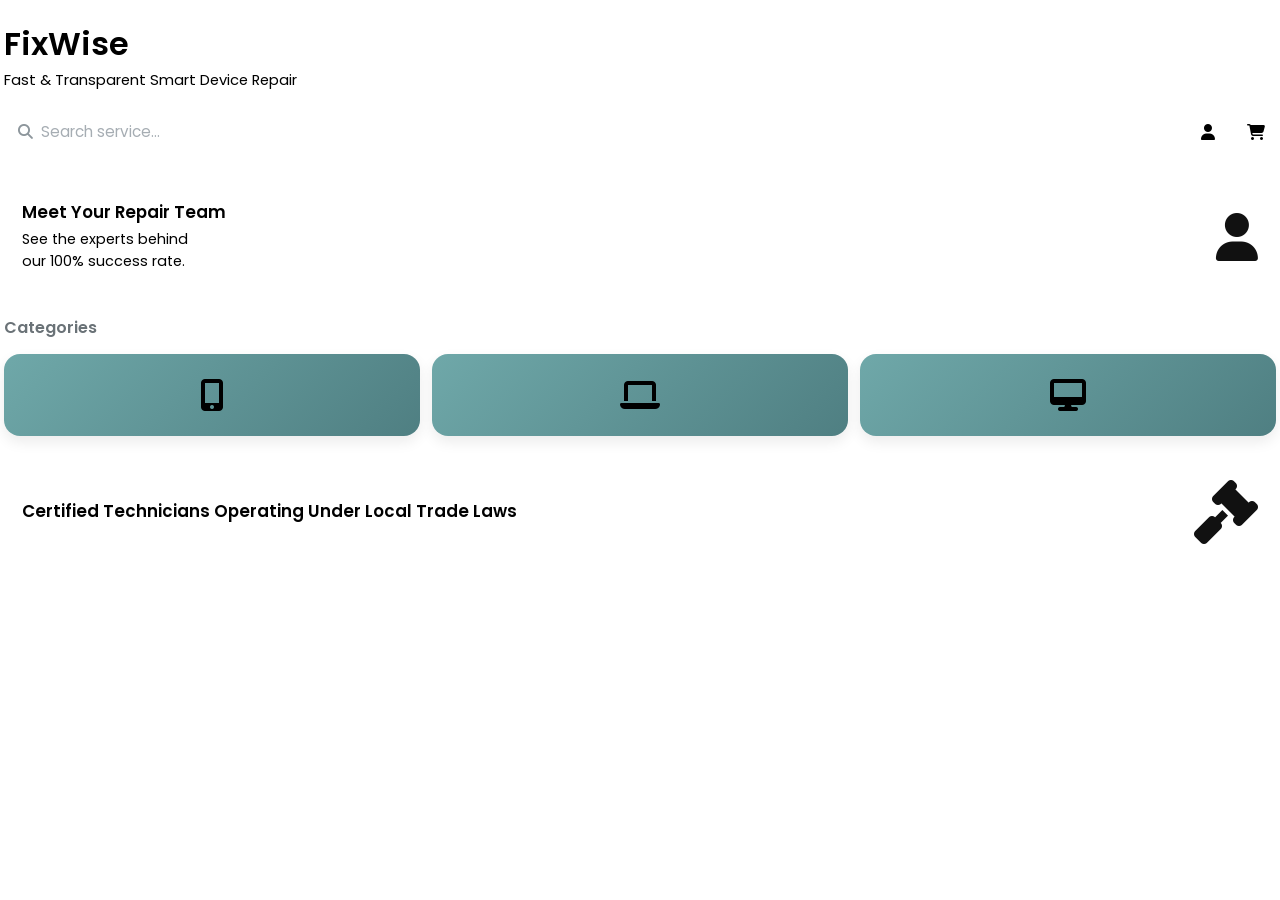
<file: index.html>
<!DOCTYPE html>
<html lang="en">
<head>
  <meta charset="UTF-8"/>
  <meta name="viewport" content="width=device-width, initial-scale=1.0"/>
  <title>FixWise</title>
  <link rel="preconnect" href="https://fonts.googleapis.com">
  <link rel="preconnect" href="https://fonts.gstatic.com" crossorigin>
  <link href="https://fonts.googleapis.com/css2?family=Poppins:wght@300;400;500;600;700&display=swap" rel="stylesheet">

  <link rel="stylesheet" href="https://cdnjs.cloudflare.com/ajax/libs/font-awesome/6.5.2/css/all.min.css">
  <link rel="stylesheet" href="style.css" />
</head>
<body>
  <div class="phone-frame">
    <div class="notch"></div>

    <div class="app-screen">
      <header class="header">
        <h1>FixWise</h1>
        <p>Fast &amp; Transparent Smart Device Repair</p>
      </header>

      <section class="search-row">
        <div class="search-box">
          <i class="fa-solid fa-magnifying-glass"></i>
          <input type="text" placeholder="Search service..." />
        </div>

        <div class="header-icons">
          <a href="signup.html"><i class="fa-solid fa-user"></i></a>
          <a href="CartPage.html"><i class="fa-solid fa-cart-shopping"></i></a>
        </div>
      </section>

      <a href="TechTeam.html" class="team-card">
        <div class="team-text">
          <h2>Meet Your Repair Team</h2>
          <p>See the experts behind our 100% success rate.</p>
        </div>
        <div class="team-icon">
            <i class="fa-solid fa-user"></i>
        </div>
      </a>

      <section class="section-head">
        <h3>Categories</h3>
      </section>

</section>

<section class="categories">
  <a href="PhoneRepair.html" class="category-card">
    <i class="fa-solid fa-mobile-screen-button"></i>
  </a>
  <a href="LaptopRepair.html" class="category-card">
    <i class="fa-solid fa-laptop"></i>
  </a>
  <a href="TVRepair.html" class="category-card">
    <i class="fa-solid fa-desktop"></i>
  </a>
</section>

      <section class="info-card">
        <div class="info-text">
          <h3>Certified Technicians Operating Under Local Trade Laws</h3>
        </div>
        <div class="info-icon">
          <i class="fa-solid fa-gavel"></i>
        </div>
      </section>
    </div>
  </div>

</body>
</html>
</file>
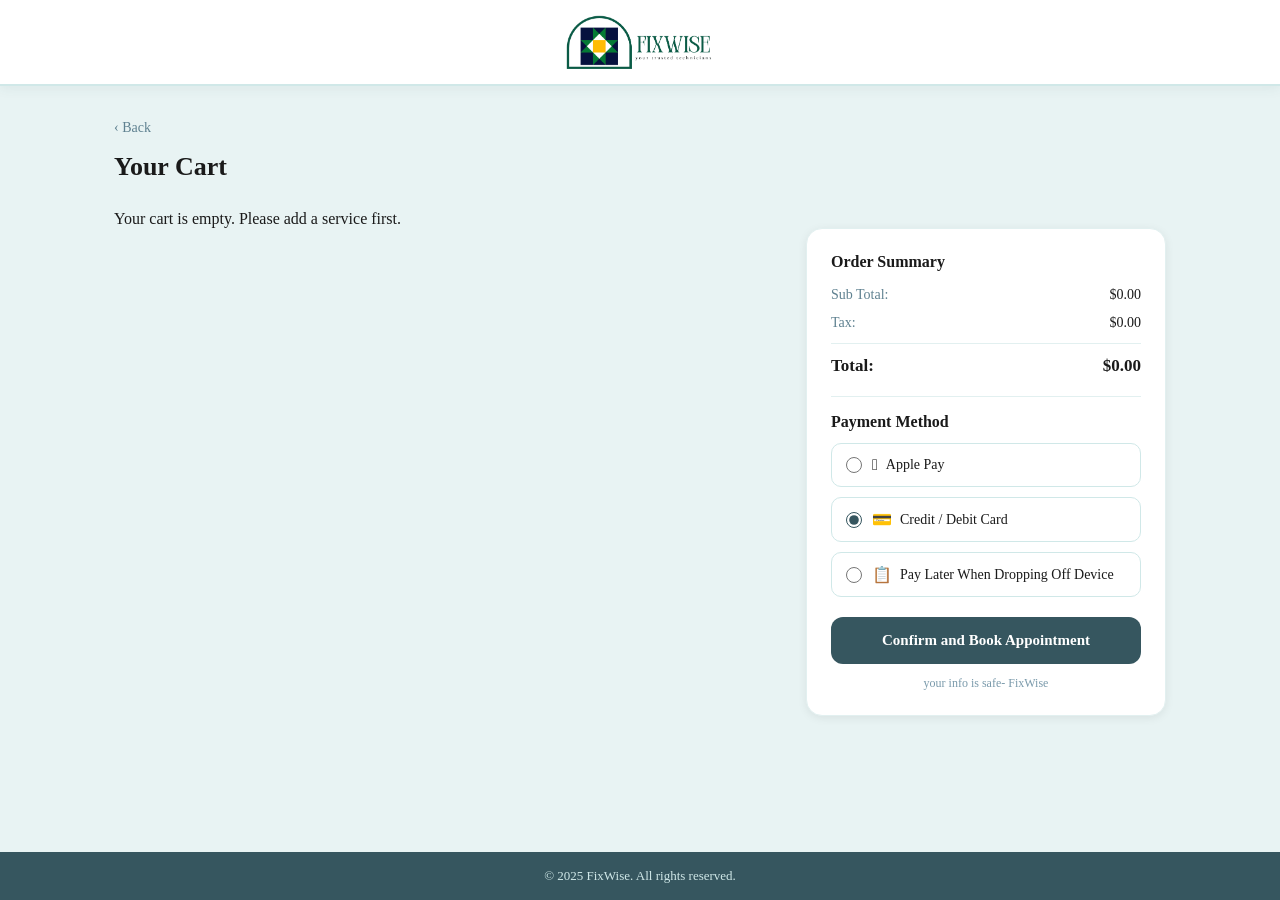
<file: CartPage.html>
<!DOCTYPE html>
<html lang="en">
<head>
  <meta charset="UTF-8" />
  <meta name="viewport" content="width=device-width, initial-scale=1.0"/>
  <title>FixWise — Cart</title>
  <link rel="stylesheet" href="styl2.css" />
</head>
<body>

  <!-- Header -->
  <header class="header">
      <div class="header-logo">
      <img src="logo.png" alt="FixWise Logo" class="fixwise-logo" />
      </div>
  </header>

  <!-- ADJUSTED PART: Wrapped main content in a wider max-width layout to reduce empty space -->
  <main class="cart-wrapper">


    <a href="CartPage.html" class="back-link">&#8249; Back</a>

    <h2 class="cart-title">Your Cart</h2>
    <p id="cartMessage" class="cart-message"></p>

    <!-- ADJUSTED PART: Changed to a two-column layout — cart item on the left, order summary on the right -->
    <div class="cart-layout">

      <!-- LEFT COLUMN: Cart Item Section -->
      <div class="cart-left" id="cartItemsContainer">
      </div>
      
      <!-- RIGHT COLUMN: Order Summary Section -->
      <div class="right-order-summary-section">
        <div class="cart-summary">
          <h3 class="section-title">Order Summary</h3>

          <div class="summary-row">
            <span class="summary-label">Sub Total:</span>
            <span id="subTotal">$00.00</span>
          </div>

          <div class="summary-row">
            <span class="summary-label">Tax:</span>
            <span id="taxAmount">$0.00</span>
          </div>
          <!-- ADJUSTED PART: Fixed the broken CSS selector (was .[summary-row.total]) to summary-row total -->
          <div class="summary-row total">
            <span>Total:</span>
            <span id="totalAmount">$00.00</span>
          </div>

          <!-- ADJUSTED PART: Payment section moved here — right column, under Total, before confirm button -->
          <div class="payment-section">
            <h3 class="section-title">Payment Method</h3>
            <div class="payment-options">
              <label class="payment-option">
                <input type="radio" name="payment" value="apple-pay" class="payment-radio" />
                <span class="payment-label">
                  <span class="payment-icon">&#63743;</span> Apple Pay
                </span>
              </label>
              <label class="payment-option">
                <input type="radio" name="payment" value="card" class="payment-radio" checked />
                <span class="payment-label">
                  <span class="payment-icon">&#128179;</span> Credit / Debit Card
                </span>
              </label>
              <label class="payment-option">
                <input type="radio" name="payment" value="pay-later" class="payment-radio" />
                <span class="payment-label">
                  <span class="payment-icon">&#128203;</span> Pay Later When Dropping Off Device
                </span>
              </label>
            </div>
          </div>

          <!-- ADJUSTED PART: Confirm button now links to con.html -->
          <a href="confirmation.html" class="btn-book" id="confirmBtn">Confirm and Book Appointment</a>

          <p class="secure-note">your info is safe- FixWise</p>
        </div>
      </div>

    </div>

  </main>

  <!-- ADJUSTED PART: Added a simple footer to complete the page layout -->
  <footer class="fixwise-footer">
    <p>&copy; 2025 FixWise. All rights reserved.</p>
  </footer>

<script src="ca0.js"></script>
</body>
</html>
</file>
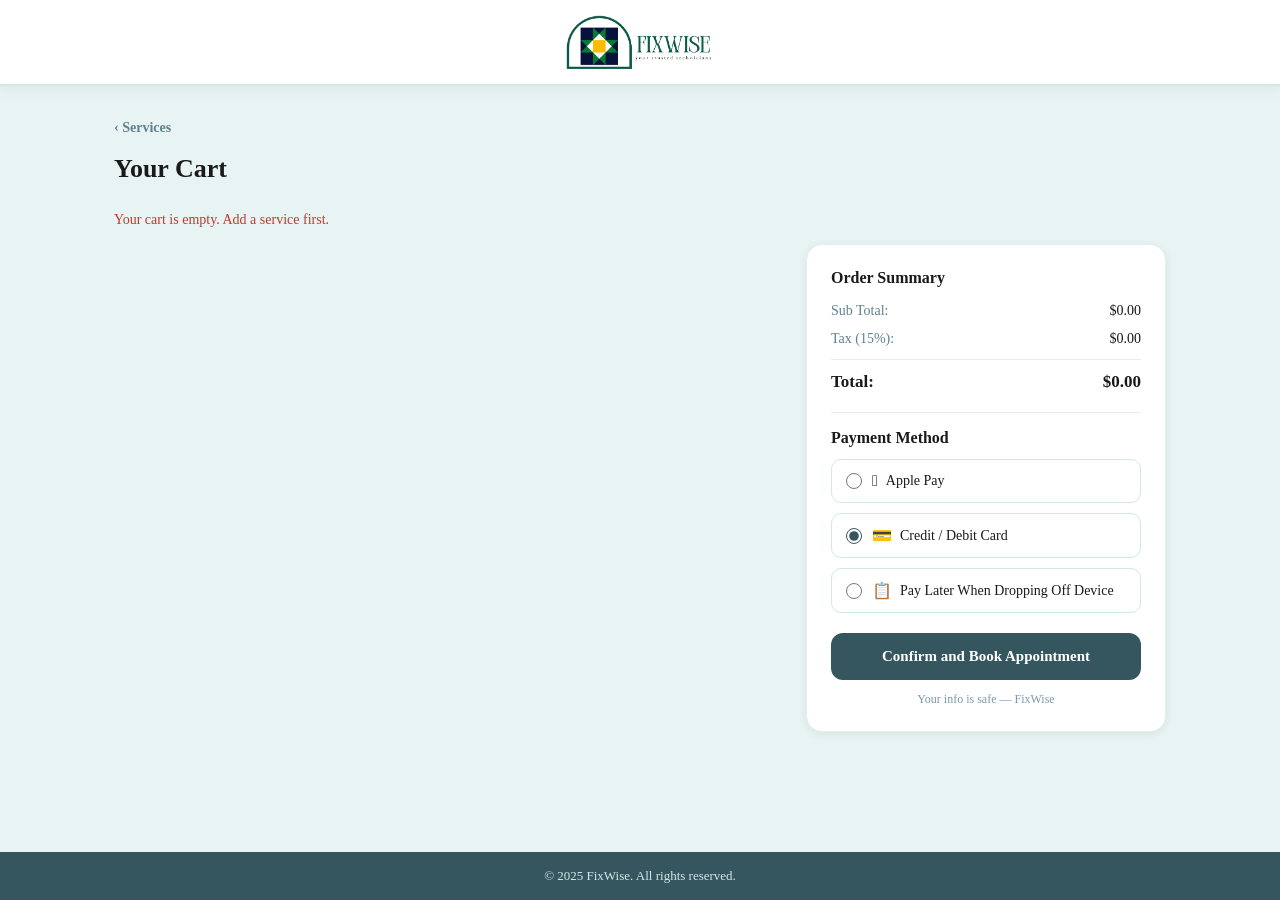
<file: may/CartPage.html>
<!DOCTYPE html>
<html lang="en">
<head>
  <meta charset="UTF-8" />
  <meta name="viewport" content="width=device-width, initial-scale=1.0"/>
  <title>FixWise — Cart</title>
  <link rel="stylesheet" href="https://cdnjs.cloudflare.com/ajax/libs/font-awesome/6.5.0/css/all.min.css" />
  <link rel="stylesheet" href="style2.css" />
</head>
<body>

<header class="site-header">
  <div class="header-inner">
    <a href="services1.html"><img src="FWlogo.jpg" alt="FixWise Logo" class="header-logo"></a>
  </div>
</header>



  <main class="cart-wrapper">

    <a href="services1.html" class="back-link">&#8249; Services</a>

    <h2 class="cart-title">Your Cart</h2>
    <p id="cartMessage" class="cart-message"></p>
    <div class="cart-layout">


      <div class="cart-left" id="cartItemsContainer">
      </div>



      <div class="right-order-summary-section">
        <div class="cart-summary">

          <h3 class="section-title">Order Summary</h3>

          <div class="summary-row">
            <span class="summary-label">Sub Total:</span>
            <span id="subTotal">$0.00</span>
          </div>

          <div class="summary-row">
            <span class="summary-label">Tax (15%):</span>
            <span id="taxAmount">$0.00</span>
          </div>

          <div class="summary-row total">
            <span>Total:</span>
            <span id="totalAmount">$0.00</span>
          </div>

          <div class="payment-section">
            <h3 class="section-title">Payment Method</h3>
            <div class="payment-options">

              <label class="payment-option">
                <input type="radio" name="payment" value="apple-pay" class="payment-radio" />
                <span class="payment-label">
                  <span class="payment-icon">&#63743;</span> Apple Pay
                </span>
              </label>

              <label class="payment-option">
                <input type="radio" name="payment" value="card" class="payment-radio" checked />
                <span class="payment-label">
                  <span class="payment-icon">&#128179;</span> Credit / Debit Card
                </span>
              </label>

              <label class="payment-option">
                <input type="radio" name="payment" value="pay-later" class="payment-radio" />
                <span class="payment-label">
                  <span class="payment-icon">&#128203;</span> Pay Later When Dropping Off Device
                </span>
              </label>

            </div>
          </div>

          <a href="confirmation.html" class="btn-book" id="confirmBtn">Confirm and Book Appointment</a>

          <p class="secure-note">Your info is safe — FixWise</p>

        </div>
      </div>

    </div>

  </main>

  <footer class="fixwise-footer">
    <p>&copy; 2025 FixWise. All rights reserved.</p>
  </footer>

  <script src="JS2.js"></script>
</body>
</html>
</file>
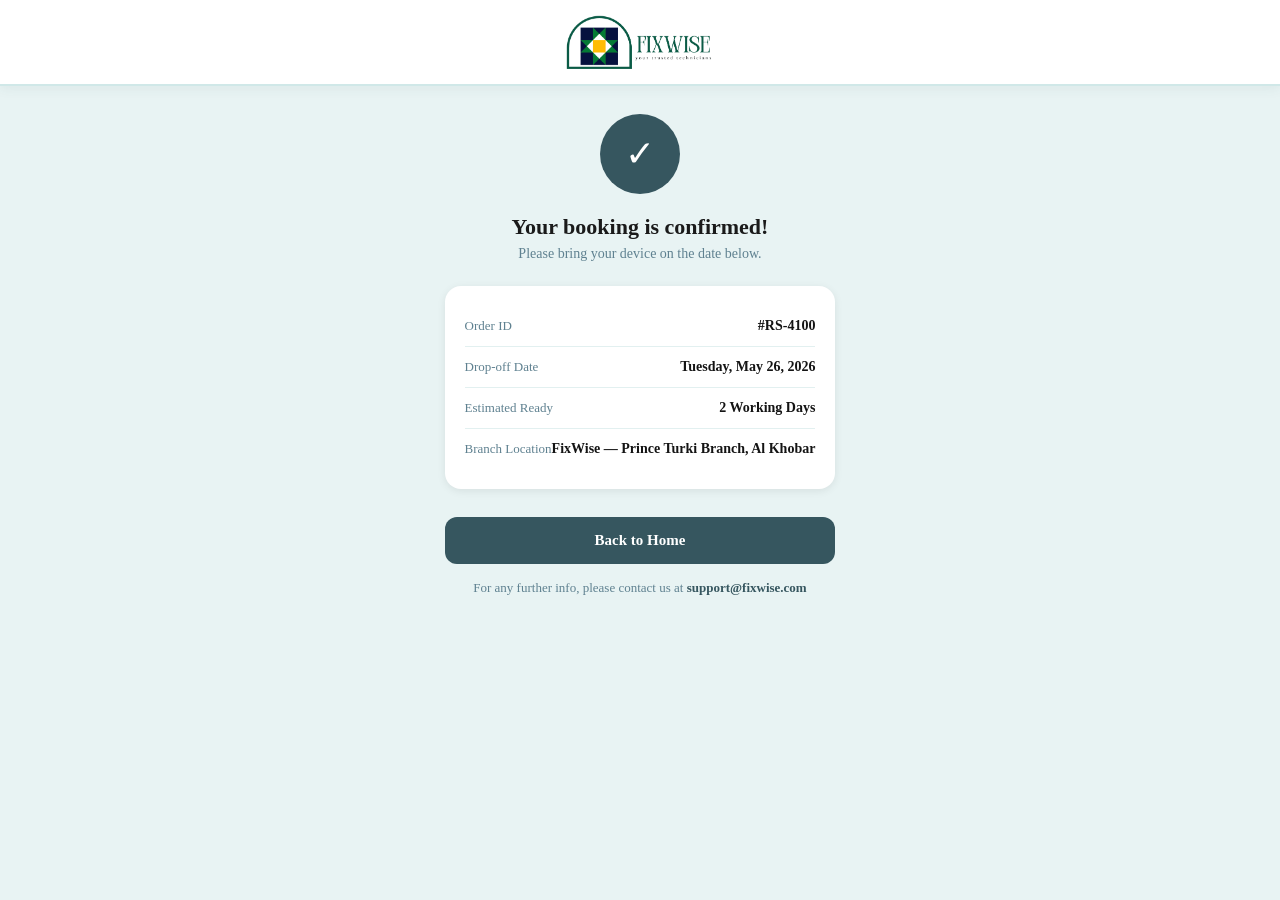
<file: may/confirmation.html>
<!DOCTYPE html>
<html lang="en">
<head>
  <meta charset="UTF-8" />
  <meta name="viewport" content="width=device-width, initial-scale=1.0"/>
  <title>FixWise — Booking Confirmed</title>
  <link rel="stylesheet" href="style2.css" />
</head>
<body>

<header class="site-header">
  <div class="header-inner">
    <a href="index.html"><img src="FWlogo.jpg" alt="FixWise Logo" class="header-logo"></a>
  </div>
</header>


  <main class="page-wrapper">


    <div class="confirmation-icon">&#10003;</div>

    <h2 class="confirmation-title">Your booking is confirmed!</h2>
    <p class="confirmation-subtitle">
      Please bring your device on the date below.
    </p>


    <div class="confirmation-card">

      <div class="confirmation-row">
        <span class="conf-label">Order ID</span>
        <span class="conf-value">#RS-4100</span>
      </div>

      <div class="confirmation-row">
        <span class="conf-label">Drop-off Date</span>
        <span class="conf-value">Tuesday, May 26, 2026</span>
      </div>

      <div class="confirmation-row">
        <span class="conf-label">Estimated Ready</span>
        <span class="conf-value">2 Working Days</span>
      </div>

      <div class="confirmation-row">
        <span class="conf-label">Branch Location</span>
        <span class="conf-value">FixWise — Prince Turki Branch, Al Khobar</span>
      </div>

    </div>


    <a href="index.html" class="btn-book">Back to Home</a>

    <p class="contact-note">
      For any further info, please contact us at
      <a href="mailto:support@fixwise.com">support@fixwise.com</a>
    </p>

  </main>



</body>
</html>
</file>
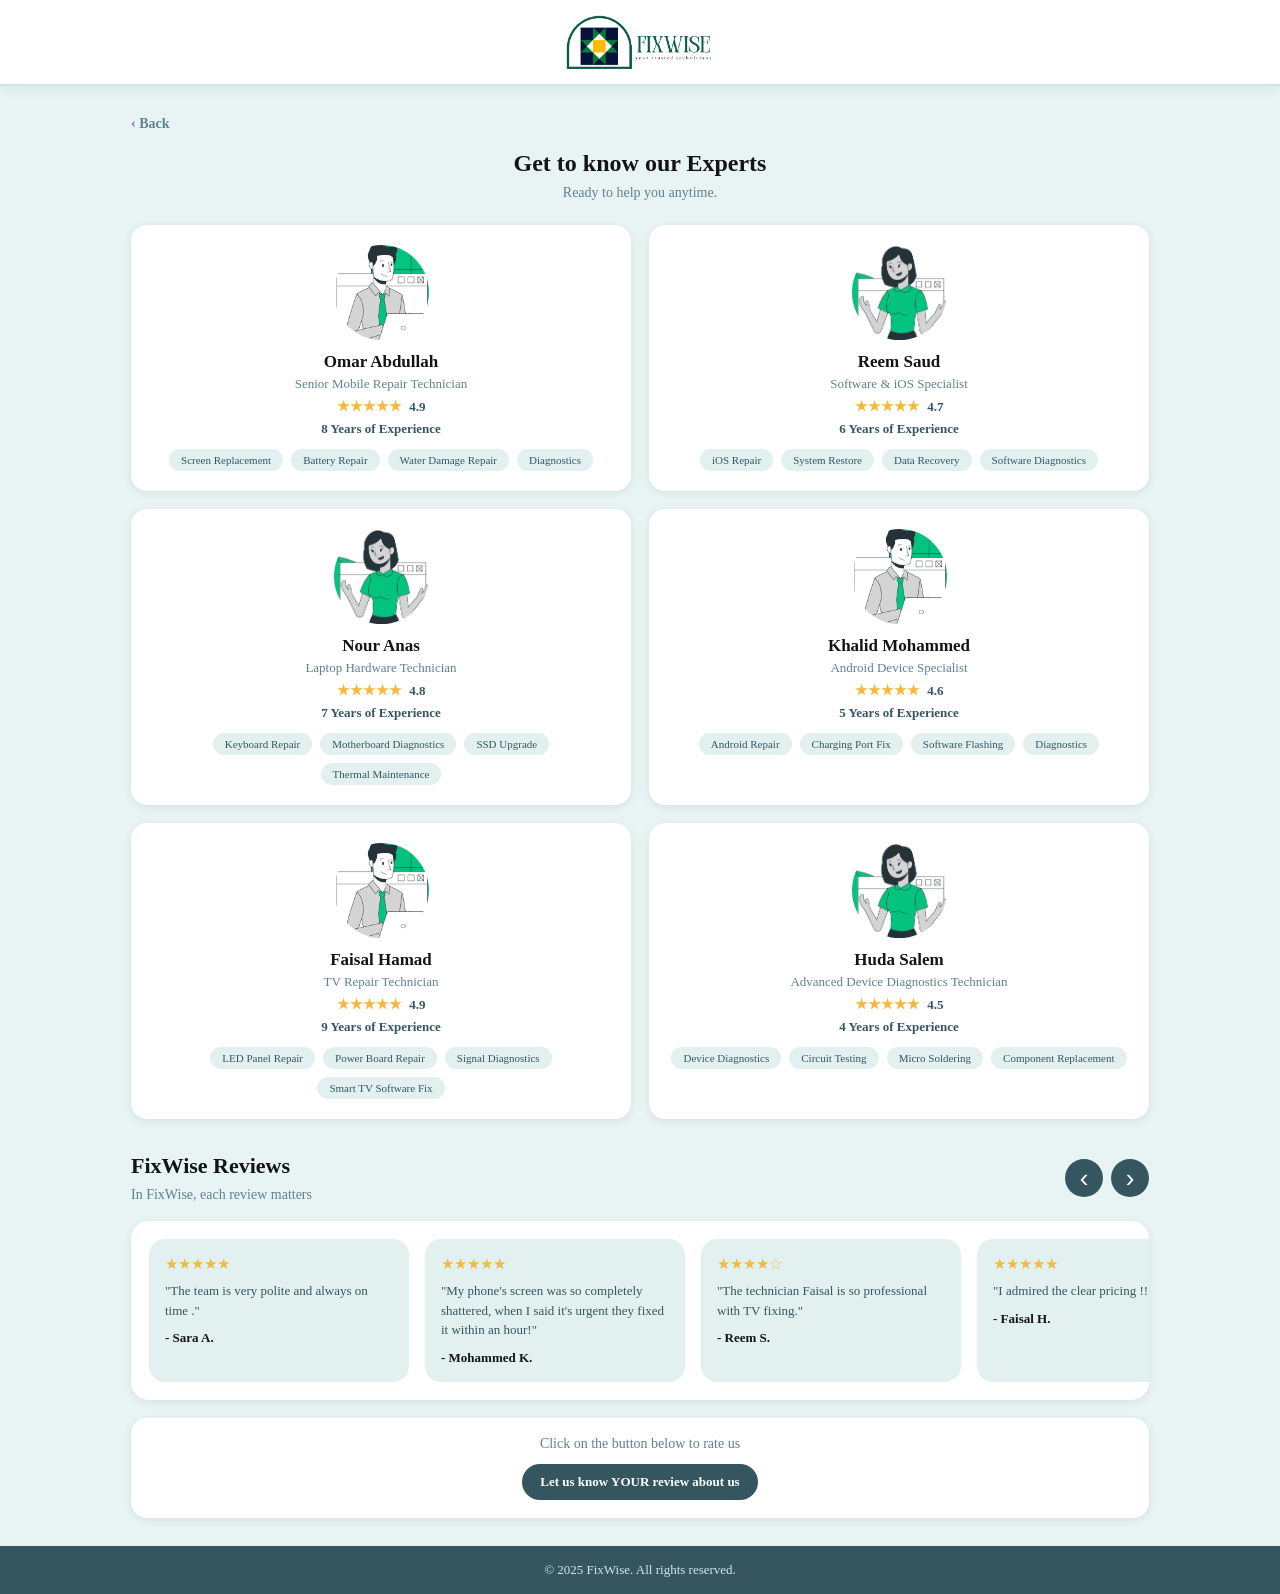
<file: may/TechTeam.html>
<!DOCTYPE html>
<html lang="en">
<head>
  <meta charset="UTF-8" />
  <meta name="viewport" content="width=device-width, initial-scale=1.0"/>
  <title>FixWise — Technician Team</title>
  <link rel="stylesheet" href="style2.css" />
</head>
<body>

<header class="site-header">
  <div class="header-inner">
    <a href="index.html"><img src="FWlogo.jpg" alt="FixWise Logo" class="header-logo"></a>
  </div>
</header>



  <main class="page-wrapper">

    <a href="index.html" class="back-link">&#8249; Back</a>

    <section class="intro-section">
      <h2 class="page-title">Get to know our Experts</h2>
      <p class="page-description">
        Ready to help you anytime.
      </p>
    </section>


    <section class="tech-grid">

      <div class="tech-card">
        <div class="tech-photo">
          <img src="Male.png" alt="Omar Abdullah male avatar" />
        </div>
        <p class="tech-name">Omar Abdullah</p>
        <p class="tech-specialization">Senior Mobile Repair Technician</p>
        <p class="tech-rating">★★★★★ <span>4.9</span></p>
        <p class="tech-experience">8 Years of Experience</p>
        <div class="skills-wrap">
          <span class="skill-tag">Screen Replacement</span>
          <span class="skill-tag">Battery Repair</span>
          <span class="skill-tag">Water Damage Repair</span>
          <span class="skill-tag">Diagnostics</span>
        </div>
      </div>

      <div class="tech-card">
        <div class="tech-photo">
          <img src="Female.png" alt="Reem Saud female avatar" />
        </div>
        <p class="tech-name">Reem Saud</p>
        <p class="tech-specialization">Software &amp; iOS Specialist</p>
        <p class="tech-rating">★★★★★ <span>4.7</span></p>
        <p class="tech-experience">6 Years of Experience</p>
        <div class="skills-wrap">
          <span class="skill-tag">iOS Repair</span>
          <span class="skill-tag">System Restore</span>
          <span class="skill-tag">Data Recovery</span>
          <span class="skill-tag">Software Diagnostics</span>
        </div>
      </div>

      <div class="tech-card">
        <div class="tech-photo">
          <img src="Female.png" alt="Nour Anas female avatar" />
        </div>
        <p class="tech-name">Nour Anas</p>
        <p class="tech-specialization">Laptop Hardware Technician</p>
        <p class="tech-rating">★★★★★ <span>4.8</span></p>
        <p class="tech-experience">7 Years of Experience</p>
        <div class="skills-wrap">
          <span class="skill-tag">Keyboard Repair</span>
          <span class="skill-tag">Motherboard Diagnostics</span>
          <span class="skill-tag">SSD Upgrade</span>
          <span class="skill-tag">Thermal Maintenance</span>
        </div>
      </div>

      <div class="tech-card">
        <div class="tech-photo">
          <img src="Male.png" alt="Khalid Mohammed male avatar" />
        </div>
        <p class="tech-name">Khalid Mohammed</p>
        <p class="tech-specialization">Android Device Specialist</p>
        <p class="tech-rating">★★★★★ <span>4.6</span></p>
        <p class="tech-experience">5 Years of Experience</p>
        <div class="skills-wrap">
          <span class="skill-tag">Android Repair</span>
          <span class="skill-tag">Charging Port Fix</span>
          <span class="skill-tag">Software Flashing</span>
          <span class="skill-tag">Diagnostics</span>
        </div>
      </div>

      <div class="tech-card">
        <div class="tech-photo">
          <img src="Male.png" alt="Faisal Hamad male avatar" />
        </div>
        <p class="tech-name">Faisal Hamad</p>
        <p class="tech-specialization">TV Repair Technician</p>
        <p class="tech-rating">★★★★★ <span>4.9</span></p>
        <p class="tech-experience">9 Years of Experience</p>
        <div class="skills-wrap">
          <span class="skill-tag">LED Panel Repair</span>
          <span class="skill-tag">Power Board Repair</span>
          <span class="skill-tag">Signal Diagnostics</span>
          <span class="skill-tag">Smart TV Software Fix</span>
        </div>
      </div>

      <div class="tech-card">
        <div class="tech-photo">
          <img src="Female.png" alt="Huda Salem female avatar" />
        </div>
        <p class="tech-name">Huda Salem</p>
        <p class="tech-specialization">Advanced Device Diagnostics Technician</p>
        <p class="tech-rating">★★★★★ <span>4.5</span></p>
        <p class="tech-experience">4 Years of Experience</p>
        <div class="skills-wrap">
          <span class="skill-tag">Device Diagnostics</span>
          <span class="skill-tag">Circuit Testing</span>
          <span class="skill-tag">Micro Soldering</span>
          <span class="skill-tag">Component Replacement</span>
        </div>
      </div>

    </section>



    <section class="reviews-section">

      <div class="reviews-heading-row">
        <div>
          <h2 class="reviews-title"> FixWise Reviews</h2>
          <p class="reviews-description">
            In FixWise, each review matters
          </p>
        </div>
        <div class="review-buttons">
          <button class="review-arrow" id="prevReview" type="button">&#8249;</button>
          <button class="review-arrow" id="nextReview" type="button">&#8250;</button>
        </div>
      </div>


      <div class="reviews-box" id="reviewsBox">
        <div class="reviews-track">

          <div class="review-card">
            <p class="review-stars">★★★★★</p>
            <p class="review-text">"The team is very polite and always on time ."</p>
            <p class="review-name">- Sara A.</p>
          </div>

          <div class="review-card">
            <p class="review-stars">★★★★★</p>
            <p class="review-text">"My phone's screen was so completely shattered, when I said it's urgent they fixed it within an hour!"</p>
            <p class="review-name">- Mohammed K.</p>
          </div>

          <div class="review-card">
            <p class="review-stars">★★★★☆</p>
            <p class="review-text">"The technician Faisal is so professional with TV fixing."</p>
            <p class="review-name">- Reem S.</p>
          </div>

          <div class="review-card">
            <p class="review-stars">★★★★★</p>
            <p class="review-text">"I admired the clear pricing !!! "</p>
            <p class="review-name">- Faisal H.</p>
          </div>

          <div class="review-card">
            <p class="review-stars">★★★★★</p>
            <p class="review-text">"they are so honest and will never manipulate you"</p>
            <p class="review-name">- Huda M.</p>
          </div>

        </div>
      </div>


      <div class="google-rating-box">
        <p> Click on the button below to rate us</p>
        <a href="https://www.google.com/maps" target="_blank" class="google-rating-link">
          Let us know YOUR review about us
        </a>
      </div>

    </section>

  </main>


  <footer class="fixwise-footer">
    <p>&copy; 2025 FixWise. All rights reserved.</p>
  </footer>

  <script src="JS.js"></script>
</body>
</html>
</file>
<file: style.css>
* {
  margin: 0;
  padding: 0;
  box-sizing: border-box;
}

body {
  font-family: Arial, sans-serif;
    background-color: #E2F0F0;
}

.app-screen {
  padding: 20px 4px 10px;
}

.header {
  margin-bottom: 18px;
}

.header h1 {
  font-size: 2rem;
  font-weight: 600;
  color: var(--text-main);
  margin-bottom: 2px;
}

.header p {
  font-size: 0.92rem;
  color: var(--text-light);
  line-height: 1.4;
}

.search-row {
  display: flex;
  align-items: center;
  gap: 10px;
  margin-bottom: 22px;
}

.search-box {
  flex: 1;
  height: 46px;
  background-color: var(--card-bg);
  border-radius: 14px;
  display: flex;
  align-items: center;
  padding: 0 14px;
}

.search-box i {
  color: #8d969c;
  font-size: 0.95rem;
  margin-right: 8px;
}

.search-box input {
  width: 100%;
  border: none;
  outline: none;
  background: transparent;
  font-size: 0.95rem;
  color: #666666;
  font-family: 'Poppins', sans-serif;
}

.search-box input::placeholder {
  color: #a6adb3;
}

.header-icons {
  display: flex;
  gap: 8px;
}

.header-icons a {
  width: 40px;
  height: 40px;
  border-radius: 12px;
  background-color: var(--white);
  color: var(--primary-dark);
  text-decoration: none;
  display: flex;
  justify-content: center;
  align-items: center;
  transition: 0.3s;
}

.header-icons a:hover {
  background-color: #e3eeee;
}

.section-head {
  display: flex;
  justify-content: space-between;
  align-items: center;
  margin-bottom: 14px;
}

.section-head h3 {
  font-size: 1rem;
  color: #6a7277;
  font-weight: 600;
}

.section-head a {
  font-size: 0.88rem;
  color: #bcc1c5;
  text-decoration: none;
}

.categories {
  display: flex;
  gap: 12px;
  margin-bottom: 22px;
}

.category-card {
  flex: 1;
  height: 82px;
  border-radius: 16px;
  background: linear-gradient(135deg, #6fa8a9, #4f7f82);
  display: flex;
  justify-content: center;
  align-items: center;
  box-shadow: 0 6px 14px rgba(0, 0, 0, 0.08);
  text-decoration: none;
  color: inherit;
}

.category-card i {
  font-size: 2rem;
  color: var(--white);
}

.info-card {
  background-color: var(--card-bg);
  border-radius: 22px;
  padding: 22px 18px;
  display: flex;
  justify-content: space-between;
  align-items: center;
  gap: 14px;
}

.info-text {
  flex: 1;
}

.info-text h3 {
  font-size: 1.05rem;
  line-height: 1.5;
  color: var(--text-main);
  font-weight: 600;
}

.info-icon i {
  font-size: 4rem;
  color: #111111;
}

@media (max-width: 420px) {
  body {
    padding: 10px;
  }
  
}

* {
  margin: 0;
  padding: 0;
  box-sizing: border-box;
}

body {
  background: var(--bg-dark);
  font-family: 'Poppins', sans-serif;
  min-height: 100vh;
}

.auth-top-box {
  height: 160px;
  background: #f6f7f7;
  border-radius: 24px;
  display: flex;
  align-items: center;
  justify-content: center;
  margin-bottom: -10px;
}

.auth-top-box h1 {
  font-size: 2rem;
}

.auth-card {
  padding: 20px;
}

.auth-tabs {
  display: flex;
  gap: 20px;
  border-bottom: 1px solid #eee;
  margin-bottom: 15px;
}

.tab {
  text-decoration: none;
  color: #999;
  padding-bottom: 10px;
  position: relative;
}

.tab.active {
  color: black;
}

.tab.active::after {
  content: "";
  position: absolute;
  bottom: -1px;
  left: 0;
  width: 100%;
  height: 2px;
  background: black;
}

.auth-header h2 {
  font-size: 1.3rem;
  margin-bottom: 5px;
}

.auth-header p {
  font-size: 0.85rem;
  color: var(--text-light);
  margin-bottom: 15px;
}

.input-box {
  border: 1px solid var(--border);
  border-radius: 30px;
  padding: 12px 15px;
  margin-bottom: 10px;
}

.input-box input {
  border: none;
  outline: none;
  width: 100%;
}

.password-box {
  display: flex;
  justify-content: space-between;
  align-items: center;
}

.primary-btn {
  width: 80%;
  margin: 10px auto;
  display: block;
  background: var(--primary);
  color: white;
  border: none;
  padding: 12px;
  border-radius: 30px;
  cursor: pointer;
}

.social-text {
  text-align: center;
  margin: 10px 0;
  font-size: 0.85rem;
}

.social-btn {
  display: block;
  border: 1px solid var(--border);
  padding: 10px;
  border-radius: 30px;
  text-align: center;
  margin-bottom: 10px;
  text-decoration: none;
  color: black;
}

.team-text h2 {
  font-size: 1.05rem;
  font-weight: 600;
  color: var(--text-main);
  margin-bottom: 5px;
}

.team-text p {
  font-size: 0.9rem;
  color: var(--text-light);
  max-width: 180px;
}

.team-icon i {
  font-size: 3rem;
  color: #111;
}
.team-card {
  min-height: 120px;
  background-color: var(--card-bg);
  border-radius: 22px;
  padding: 18px;
  margin-bottom: 18px;

  display: flex;
  justify-content: space-between;
  align-items: center;
  gap: 16px;

  text-decoration: none;
  color: inherit;
}

.team-card:hover {
  transform: scale(1.02);
  transition: 0.3s;
}

.team-text {
  flex: 1;
}

.team-text h2 {
  font-size: 1.05rem;
  font-weight: 600;
  color: var(--text-main);
  margin-bottom: 5px;
  line-height: 1.4;
}

.team-text p {
  font-size: 0.9rem;
  color: var(--text-light);
  max-width: 180px;
  line-height: 1.5;
}

.team-icon {
  flex-shrink: 0;
  display: flex;
  align-items: center;
  justify-content: center;
}

.team-icon i {
  font-size: 3rem;
  color: #111;
}
</file>
<file: styl2.css>
/* =============================================
   FIXWISE — CART PAGE STYLESHEET (style3.css)
   ============================================= */

/* ADJUSTED PART: Added CSS reset and base font styles for a cleaner, more professional look */
* {
  box-sizing: border-box;
  margin: 0;
  padding: 0;
}

body {
  font-family: 'Georgia', serif;
  background-color: #E8F3F3;
  color: #1a1a1a;
  min-height: 100vh;
  display: flex;
  flex-direction: column;
}

/* =============================================
   ADJUSTED PART: Simplified header — only the
   FixWise logo image centered, no nav links
   ============================================= */
.header {
  background-color: #ffffff;
  border-bottom: 2px solid #D0E8E8;
  padding: 12px 40px;
  box-shadow: 0 2px 12px rgba(54, 86, 95, 0.08);
}

.header-logo {
  max-width: 1100px;
  margin: 0 auto;
  display: flex;
  align-items: center;
  justify-content: center;
}

/* ADJUSTED PART: Logo image sized to look good in the header bar */
.fixwise-logo {
  height: 60px;
  width: auto;
  display: block;
}

/* =============================================
   ADJUSTED PART: Made page-wrapper wider and
   added more padding so the page fills the screen
   ============================================= */
.cart-wrapper {
  max-width: 1100px;
  width: 100%;
  margin: 0 auto;
  padding: 32px 24px 48px;
  flex: 1;
}

.back-link {
  display: inline-block;
  font-size: 14px;
  color: #36565F;
  text-decoration: none;
  margin-bottom: 20px;
}

.back-link:hover {
  text-decoration: underline;
}

/* ADJUSTED PART: Added a visible page title */
.cart-title {
  font-size: 26px;
  font-weight: 700;
  color: #1a1a1a;
  margin-bottom: 28px;
}

/* =============================================
   ADJUSTED PART: Two-column layout — left for
   cart item + payment, right for order summary
   ============================================= */
.cart-layout {
  display: grid;
  grid-template-columns: 1fr 360px;
  gap: 24px;
  align-items: start;
}

.cart-left {
  display: flex;
  flex-direction: column;
  gap: 20px;
}
/* =============================================
   CART ITEM CARD
   ADJUSTED PART: Made the item card bigger and
   more professional with a larger image and spacing
   ============================================= */
.cart-items {
  background-color: #ffffff;
  border-radius: 16px;
  padding: 20px;
  display: flex;
  align-items: flex-start;
  gap: 20px;
  box-shadow: 0 2px 10px rgba(0, 0, 0, 0.07);
  border: 1px solid #E2F0F0;
}

/* ADJUSTED PART: Made the product image bigger (110px) for a more professional look */
.cart-item-img {
  width: 110px;
  height: 110px;
  border-radius: 12px;
  object-fit: cover;
  background-color: #E2F0F0;
  flex-shrink: 0;
}

.cart-service-info {
  flex: 1;
}

.cart-service-name {
  font-size: 17px;
  font-weight: 700;
  margin-bottom: 6px;
  color: #1a1a1a;
}


.cart-service-price {
  font-size: 16px;
  color: #2C5F2E;
  font-weight: 600;
  margin-bottom: 14px;
}

/* ADJUSTED PART: Wrapped quantity control and remove button in a row */
.cart-control-buttons {
  display: flex;
  align-items: center;
  gap: 16px;
  flex-wrap: wrap;
}

.control-buttons {
  display: flex;
  align-items: center;
  gap: 10px;
}

/* ADJUSTED PART: qty-btn class kept the same; specific classes decrease-btn and increase-btn added in HTML for JS use */
.qty-btn {
  width: 32px;
  height: 32px;
  background-color: #141414;
  color: #ffffff;
  border: none;
  border-radius: 8px;
  font-size: 16px;
  cursor: pointer;
  display: flex;
  align-items: center;
  justify-content: center;
  transition: background-color 0.2s;
}

.qty-btn:hover {
  background-color: #36565F;
}

.qty-value {
  font-size: 15px;
  font-weight: 600;
  min-width: 20px;
  text-align: center;
}

/* ADJUSTED PART: Added style for the remove button */
.remove-btn {
  background: none;
  border: none;
  color: #c0392b;
  font-size: 13px;
  cursor: pointer;
  padding: 4px 8px;
  border-radius: 6px;
  transition: background-color 0.2s;
}

.remove-btn:hover {
  background-color: #fdecea;
}

/* ADJUSTED PART: Payment section now lives inside the right summary card —
   removed the separate background/shadow so it blends in cleanly ?????????????????????????????????????????????*/
.payment-section {
  margin-top: 16px;
  padding-top: 16px;
  border-top: 1px solid #E2F0F0;
}

.payment-section .section-title {
  margin-bottom: 12px;
}

.section-title {
  font-size: 16px;
  font-weight: 700;
  color: #1a1a1a;
  margin-bottom: 16px;
}

/* ADJUSTED PART: Payment option radio buttons styled as clickable cards */
.payment-options {
  display: flex;
  flex-direction: column;
  gap: 10px;
  margin-bottom: 20px;
}

.payment-option {
  display: flex;
  align-items: center;
  gap: 10px;
  padding: 12px 14px;
  border: 1.5px solid #D0E8E8;
  border-radius: 10px;
  cursor: pointer;
  transition: border-color 0.2s, background-color 0.2s;
}

.payment-option:hover {
  border-color: #36565F;
  background-color: #f5fafa;
}

.payment-radio {
  accent-color: #36565F;
  width: 16px;
  height: 16px;
  flex-shrink: 0;
  cursor: pointer;
}

.payment-label {
  font-size: 14px;
  color: #1a1a1a;
  display: flex;
  align-items: center;
  gap: 8px;
}

.payment-icon {
  font-size: 16px;
}

/* ADJUSTED PART: Card form styles removed (form was removed from HTML) */

/* =============================================
   ORDER SUMMARY (RIGHT COLUMN)
   ADJUSTED PART: Made summary card sticky so it
   stays visible while scrolling on tall screens
   ============================================= */
.right-order-summary-section {
  position: sticky;
  top: 90px;
}

.cart-summary {
  background-color: #ffffff;
  border-radius: 16px;
  padding: 24px;
  box-shadow: 0 2px 10px rgba(0, 0, 0, 0.07);
  border: 1px solid #E2F0F0;
}

.summary-row {
  display: flex;
  justify-content: space-between;
  font-size: 14px;
  margin-bottom: 12px;
  color: #1a1a1a;
}

.summary-label {
  color: #5F8190;
}

/* ADJUSTED PART: Fixed broken selector (was .[summary-row.total]) — now correct class */
.summary-row.total {
  font-size: 17px;
  font-weight: 700;
  border-top: 1px solid #E2F0F0;
  padding-top: 12px;
  margin-top: 8px;
  margin-bottom: 20px;
}

/* ADJUSTED PART: Updated book button text and styling — text changed in HTML to "Confirm and Book Appointment" */
.btn-book {
  display: block;
  width: 100%;
  background-color: #36565F;
  color: #ffffff;
  text-align: center;
  padding: 15px;
  border-radius: 12px;
  font-size: 15px;
  font-weight: 600;
  text-decoration: none;
  cursor: pointer;
  transition: background-color 0.2s;
}

.btn-book:hover {
  background-color: #2C5F2E;
}

/* ADJUSTED PART: Added a small secure checkout note under the button */
.secure-note {
  text-align: center;
  font-size: 12px;
  color: #7a9aab;
  margin-top: 12px;
}

/* =============================================
   FOCUS STYLES (kept from original for accessibility)
   ============================================= */
.qty-btn:focus,
.btn-book:focus,
.back-link:focus,
.remove-btn:focus {
  outline: 2px solid #36565F;
  outline-offset: 2px;
}

/* =============================================
   ADJUSTED PART: Added a simple site footer
   ============================================= */
.fixwise-footer {
  background-color: #36565F;
  color: #D0E8E8;
  text-align: center;
  padding: 16px 24px;
  font-size: 13px;
}

/* =============================================
   ADJUSTED PART: Responsive design — on smaller
   screens, the layout switches to a single column
   ============================================= */

@media (max-width: 800px) {
  .cart-layout {
    grid-template-columns: 1fr;
  }

  .right-order-summary-section {
    position: static;
  }

  .header {
    padding: 10px 20px;
  }

  .cart-wrapper {
    padding: 20px 16px 40px;
  }

  .cart-title {
    font-size: 22px;
  }
}



/* confirmation page */
.confirmation-icon {
    width: 80px;
    height: 80px;
    background-color: #36565F;
    border-radius: 50%;
    display: flex;
    align-items: center;
    justify-content: center;
    margin: 0 auto 20px auto;
    font-size: 36px;
    color: #ffffff;
}

.confirmation-title {
    font-size: 22px;
    font-weight: 700;
    text-align: center;
    margin-bottom: 6px;
}

.confirmation-subtitle {
    font-size: 14px;
    color: #5F8190;
    text-align: center;
    margin-bottom: 24px;
}


.confirmation-card {
    background-color: #ffffff;
    border-radius: 16px;
    padding: 20px;
    box-shadow: 0 2px 8px rgba(0, 0, 0, 0.08);
}


.confirmation-row {
    display: flex;
    justify-content: space-between;
    align-items: center;
    padding: 12px 0;
    border-bottom: 1px solid #E2F0F0;
}

.confirmation-row:last-child {
    border-bottom: none;
}

.conf-label {
    font-size: 13px;
    color: #5F8190;
}

.conf-value {
    font-size: 14px;
    font-weight: 600;
    color: #141414;
    text-align: right;
}

.conf-left {
    display: flex;
    align-items: center;
}



.back-link {
    display: inline-block;
    color: #5F8190;
    font-size: 14px;
    text-decoration: none;
    margin-bottom: 16px;
}

.back-link:hover {
    color: #36565F;
}

.contact-note {
    font-size: 13px;
    color: #5F8190;
    text-align: center;
    margin-top: 16px;
}

.contact-note a {
    color: #36565F;
    text-decoration: none;
    font-weight: 600;
}

.contact-note a:hover {
    text-decoration: underline;
}
</file>
<file: may/style2.css>
/* unified codes */

.back-link {
  display: inline-block;
  font-size: 14px;
  color: #5F8190;
  text-decoration: none;
  font-weight: 600;
  margin-bottom: 18px;
}

.back-link:hover {
  color: #36565F;
  text-decoration: underline;
}

* {
  box-sizing: border-box;
  margin: 0;
  padding: 0;
}

body {
  font-family: 'Georgia', serif;
  background-color: #E8F3F3;
  color: #1a1a1a;
  min-height: 100vh;
  display: flex;
  flex-direction: column;
}

/* unified header */
.site-header{
    background-color: #ffffff;
    border-bottom: 2px solid #D0E8E8;
    padding: 12px 25px;
    display: flex;
    align-items: center;
    justify-content: space-between;
    box-shadow: 0 2px 12px rgba(54, 86, 95, 0.08);
}

.header-inner{
    flex: 1;
    display: flex;
    justify-content: center;
}

.header-logo{
    height: 60px;
    width: auto;
    display: block;
}

/* Cart page style */
.cart-wrapper {
  max-width: 1100px;
  width: 100%;
  margin: 0 auto;
  padding: 32px 24px 48px;
  flex: 1;
}

.cart-title {
  font-size: 26px;
  font-weight: 700;
  color: #1a1a1a;
  margin-bottom: 28px;
}

.cart-message {
  color: #c0392b;
  font-size: 14px;
  margin-bottom: 16px;
}

.cart-service-detail {
  font-size: 13px;
  color: #5F8190;
  margin-bottom: 6px;
  line-height: 1.4;
}

.cart-layout {
  display: grid;
  grid-template-columns: 1fr 360px;
  gap: 24px;
  align-items: start;
}

.cart-left {
  display: flex;
  flex-direction: column;
  gap: 20px;
}


.cart-items {
  background-color: #ffffff;
  border-radius: 16px;
  padding: 20px;
  display: flex;
  align-items: flex-start;
  gap: 20px;
  box-shadow: 0 2px 10px rgba(0, 0, 0, 0.07);
  border: 1px solid #E2F0F0;
}


.cart-item-img {
  width: 110px;
  height: 110px;
  border-radius: 12px;
  object-fit: cover;
  background-color: #E2F0F0;
  flex-shrink: 0;
}

.cart-service-info {
  flex: 1;
}

.cart-service-name {
  font-size: 17px;
  font-weight: 700;
  margin-bottom: 6px;
  color: #1a1a1a;
}


.cart-service-price {
  font-size: 16px;
  color: #2C5F2E;
  font-weight: 600;
  margin-bottom: 14px;
}


.cart-control-buttons {
  display: flex;
  align-items: center;
  gap: 16px;
  flex-wrap: wrap;
}

.control-buttons {
  display: flex;
  align-items: center;
  gap: 10px;
}


.qty-btn {
  width: 32px;
  height: 32px;
  background-color: #141414;
  color: #ffffff;
  border: none;
  border-radius: 8px;
  font-size: 16px;
  cursor: pointer;
  display: flex;
  align-items: center;
  justify-content: center;
  transition: background-color 0.2s;
}

.qty-btn:hover {
  background-color: #36565F;
}

.qty-value {
  font-size: 15px;
  font-weight: 600;
  min-width: 20px;
  text-align: center;
}


.remove-btn {
  background: none;
  border: none;
  color: #c0392b;
  font-size: 13px;
  cursor: pointer;
  padding: 4px 8px;
  border-radius: 6px;
  transition: background-color 0.2s;
}

.remove-btn:hover {
  background-color: #fdecea;
}


.payment-section {
  margin-top: 16px;
  padding-top: 16px;
  border-top: 1px solid #E2F0F0;
}

.payment-section .section-title {
  margin-bottom: 12px;
}

.section-title {
  font-size: 16px;
  font-weight: 700;
  color: #1a1a1a;
  margin-bottom: 16px;
}


.payment-options {
  display: flex;
  flex-direction: column;
  gap: 10px;
  margin-bottom: 20px;
}

.payment-option {
  display: flex;
  align-items: center;
  gap: 10px;
  padding: 12px 14px;
  border: 1.5px solid #D0E8E8;
  border-radius: 10px;
  cursor: pointer;
  transition: border-color 0.2s, background-color 0.2s;
}

.payment-option:hover {
  border-color: #36565F;
  background-color: #f5fafa;
}

.payment-radio {
  accent-color: #36565F;
  width: 16px;
  height: 16px;
  flex-shrink: 0;
  cursor: pointer;
}

.payment-label {
  font-size: 14px;
  color: #1a1a1a;
  display: flex;
  align-items: center;
  gap: 8px;
}

.payment-icon {
  font-size: 16px;
}


.right-order-summary-section {
  position: sticky;
  top: 90px;
}

.cart-summary {
  background-color: #ffffff;
  border-radius: 16px;
  padding: 24px;
  box-shadow: 0 2px 10px rgba(0, 0, 0, 0.07);
  border: 1px solid #E2F0F0;
}

.summary-row {
  display: flex;
  justify-content: space-between;
  font-size: 14px;
  margin-bottom: 12px;
  color: #1a1a1a;
}

.summary-label {
  color: #5F8190;
}


.summary-row.total {
  font-size: 17px;
  font-weight: 700;
  border-top: 1px solid #E2F0F0;
  padding-top: 12px;
  margin-top: 8px;
  margin-bottom: 20px;
}


.btn-book {
  display: block;
  width: 100%;
  background-color: #36565F;
  color: #ffffff;
  text-align: center;
  padding: 15px;
  border-radius: 12px;
  font-size: 15px;
  font-weight: 600;
  text-decoration: none;
  cursor: pointer;
  transition: background-color 0.2s;
}

.btn-book:hover {
  background-color: #2C5F2E;
}


.secure-note {
  text-align: center;
  font-size: 12px;
  color: #7a9aab;
  margin-top: 12px;
}

.qty-btn:focus,
.btn-book:focus,
.back-link:focus,
.remove-btn:focus {
  outline: 2px solid #36565F;
  outline-offset: 2px;
}


.fixwise-footer {
  background-color: #36565F;
  color: #D0E8E8;
  text-align: center;
  padding: 16px 24px;
  font-size: 13px;
}



/* confirmation page */
.confirmation-icon {
    width: 80px;
    height: 80px;
    background-color: #36565F;
    border-radius: 50%;
    display: flex;
    align-items: center;
    justify-content: center;
    margin: 0 auto 20px auto;
    font-size: 36px;
    color: #ffffff;
}

.confirmation-title {
    font-size: 22px;
    font-weight: 700;
    text-align: center;
    margin-bottom: 6px;
}

.confirmation-subtitle {
    font-size: 14px;
    color: #5F8190;
    text-align: center;
    margin-bottom: 24px;
}


.confirmation-card {
    background-color: #ffffff;
    border-radius: 16px;
    padding: 20px;
    box-shadow: 0 2px 8px rgba(0, 0, 0, 0.08);
    margin-bottom: 28px;
}


.confirmation-row {
    display: flex;
    justify-content: space-between;
    align-items: center;
    padding: 12px 0;
    border-bottom: 1px solid #E2F0F0;
}

.confirmation-row:last-child {
    border-bottom: none;
}

.conf-label {
    font-size: 13px;
    color: #5F8190;
}

.conf-value {
    font-size: 14px;
    font-weight: 600;
    color: #141414;
    text-align: right;
}

.conf-left {
    display: flex;
    align-items: center;
}




.contact-note {
    font-size: 13px;
    color: #5F8190;
    text-align: center;
    margin-top: 16px;
}

.contact-note a {
    color: #36565F;
    text-decoration: none;
    font-weight: 600;
}

.contact-note a:hover {
    text-decoration: underline;
}


/* technicians page */

.page-wrapper {
    max-width: 1050px;
    margin: 0 auto;
    padding: 28px 16px;
}

.intro-section {
    text-align: center;
    margin-bottom: 24px;
}

.page-title {
    font-size: 24px;
    font-weight: 700;
    color: #141414;
    margin-bottom: 8px;
}

.page-description {
    font-size: 14px;
    color: #5F8190;
}

.tech-grid {
    display: grid;
    grid-template-columns: repeat(2, 1fr);
    gap: 18px;
}

.tech-card {
    background-color: #ffffff;
    border-radius: 16px;
    padding: 20px;
    text-align: center;
    box-shadow: 0 2px 8px rgba(0, 0, 0, 0.08);
}

.tech-photo {
    width: 95px;
    height: 95px;
    border-radius: 50%;
    background-color: #E2F0F0;
    margin: 0 auto 12px auto;
    display: flex;
    align-items: center;
    justify-content: center;
    overflow: hidden;
}

.tech-photo img {
    width: 100%;
    height: 100%;
    object-fit: cover;
}

.tech-name {
    font-size: 17px;
    font-weight: 700;
    color: #141414;
    margin-bottom: 4px;
}

.tech-specialization {
    font-size: 13px;
    color: #5F8190;
    margin-bottom: 6px;
}

.tech-rating {
    color: #F4B942;
    font-size: 14px;
    font-weight: 700;
    margin-bottom: 6px;
}

.tech-rating span {
    color: #36565F;
    font-size: 13px;
    margin-left: 4px;
}

.tech-experience {
    font-size: 13px;
    color: #36565F;
    font-weight: 600;
    margin-bottom: 12px;
}

.skills-wrap {
    display: flex;
    flex-wrap: wrap;
    gap: 8px;
    justify-content: center;
}

.skill-tag {
    background-color: #E2F0F0;
    color: #36565F;
    font-size: 11px;
    padding: 5px 12px;
    border-radius: 20px;
}

.reviews-section {
    margin-top: 34px;
}

.reviews-heading-row {
    display: flex;
    justify-content: space-between;
    align-items: center;
    gap: 16px;
    margin-bottom: 18px;
}

.reviews-title {
    font-size: 22px;
    color: #141414;
    margin-bottom: 8px;
}

.reviews-description {
    font-size: 14px;
    color: #5F8190;
}

.review-buttons {
    display: flex;
    gap: 8px;
}

.review-arrow {
    width: 38px;
    height: 38px;
    border: none;
    border-radius: 50%;
    background-color: #36565F;
    color: #ffffff;
    font-size: 26px;
    cursor: pointer;
}

.review-arrow:hover {
    background-color: #2d474f;
}

.reviews-box {
    overflow-x: hidden;
    background-color: #ffffff;
    border-radius: 18px;
    padding: 18px;
    scroll-behavior: smooth;
    box-shadow: 0 2px 8px rgba(0, 0, 0, 0.08);
}

.reviews-track {
    display: flex;
    gap: 16px;
}

.review-card {
    min-width: 260px;
    background-color: #E2F0F0;
    border-radius: 16px;
    padding: 16px;
    text-align: left;
}

.review-stars {
    color: #F4B942;
    font-size: 15px;
    margin-bottom: 8px;
}

.review-text {
    font-size: 13px;
    color: #36565F;
    line-height: 1.5;
    margin-bottom: 10px;
}

.review-name {
    font-size: 13px;
    font-weight: 700;
    color: #141414;
}

.google-rating-box {
    background-color: #ffffff;
    border-radius: 16px;
    padding: 18px;
    margin-top: 18px;
    text-align: center;
    box-shadow: 0 2px 8px rgba(0, 0, 0, 0.08);
}

.google-rating-box p {
    font-size: 14px;
    color: #5F8190;
    margin-bottom: 12px;
}

.google-rating-link {
    display: inline-block;
    background-color: #36565F;
    color: #ffffff;
    text-decoration: none;
    padding: 10px 18px;
    border-radius: 20px;
    font-size: 13px;
    font-weight: 600;
}

.google-rating-link:hover {
    background-color: #2d474f;
}



/* Responsive design */
@media (max-width: 800px) {

.site-header {
padding: 10px 20px;
}

/* Cart page */
.cart-layout {
grid-template-columns: 1fr;
}

.right-order-summary-section {
position: static;
}

.cart-wrapper {
padding: 20px 16px 40px;
}

.cart-title {
font-size: 22px;
}

/* Technician page */
.page-wrapper {
max-width: 480px;
}

.tech-grid {
grid-template-columns: 1fr;
}

.reviews-heading-row {
flex-direction: column;
align-items: flex-start;
}

.review-card {
min-width: 240px;
}
}
</file>
